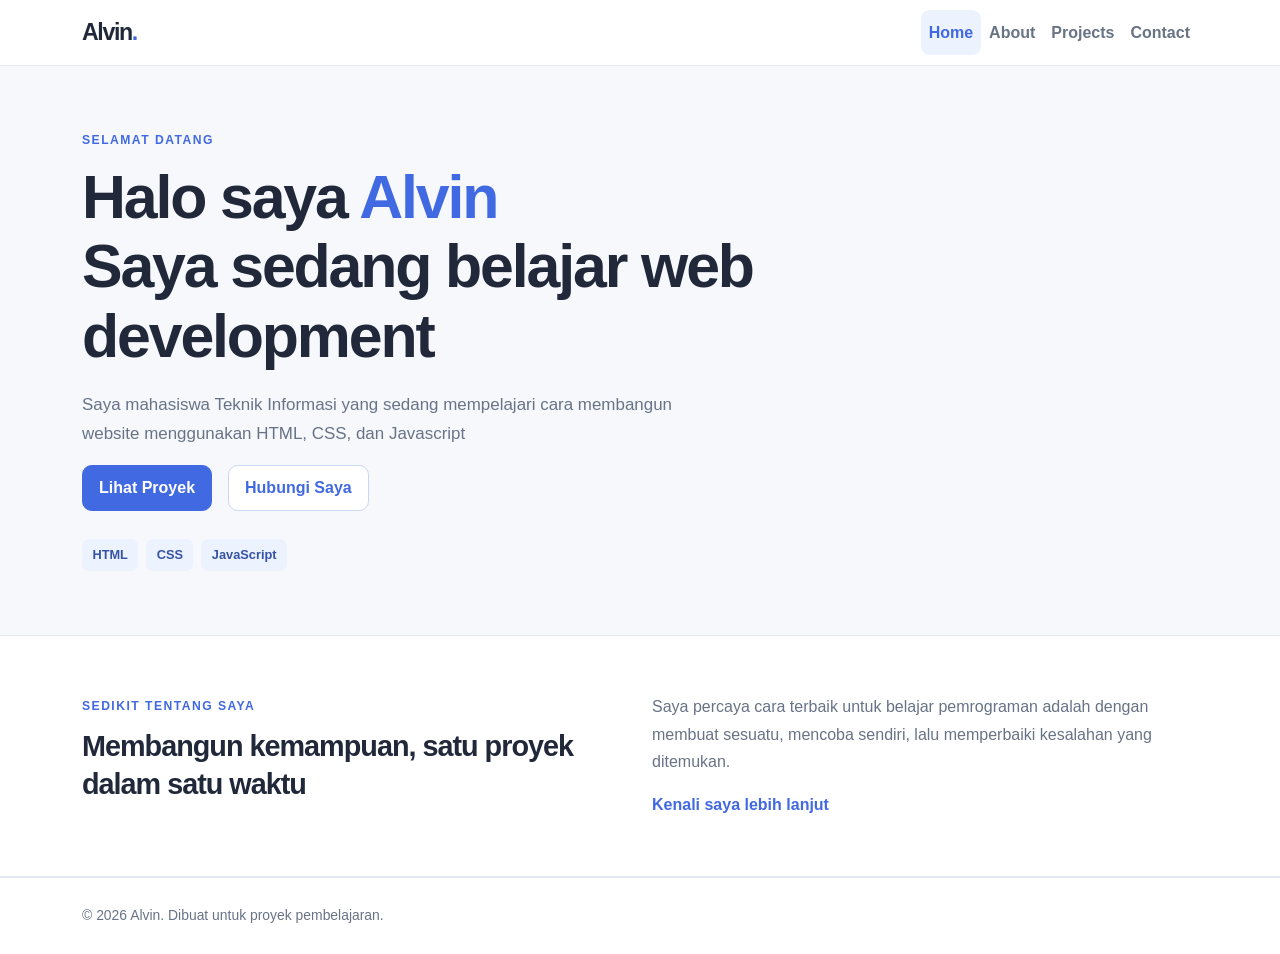
<file: index.html>
<!DOCTYPE html>
<html lang="id">
    <head>
        <meta charset="UTF-8">
        <meta name="viewport" content="width=device-width, initial-scale=1.0">
        <meta name="description" content="Portofolio pribadi yang berisi profil, keterampilan, proyek, dan informasi kontak.">
        <title>Home | Portofolio Alvin</title>
        <!-- link dibawah ini buat desain dari bootstrapnya, ada di setiap .html -->
        <link href="https://cdn.jsdelivr.net/npm/bootstrap@5.3.3/dist/css/bootstrap.min.css" rel="stylesheet">
  <link rel="stylesheet" href="css/style.css">
    </head>

<!-- buat "home" nya dalem index -->
 <body>
    <header class="site-header">
    <nav class="navbar navbar-expand-lg bg-white">
      <div class="container">
        <a class="navbar-brand brand" href="index.html">Alvin<span>.</span></a>
        <button class="navbar-toggler" type="button" data-bs-toggle="collapse" data-bs-target="#mainNavbar" aria-controls="mainNavbar" aria-expanded="false" aria-label="Buka menu navigasi">
          <span class="navbar-toggler-icon"></span>
        </button>
        <!-- dari sini -->
        <div class="collapse navbar-collapse" id="mainNavbar">
          <ul class="navbar-nav ms-auto mb-2 mb-lg-0">
            <li class="nav-item"><a class="nav-link active" aria-current="page" href="index.html">Home</a></li>
            <li class="nav-item"><a class="nav-link "  href="about.html">About</a></li>
            <li class="nav-item"><a class="nav-link "  href="projects.html">Projects</a></li>
            <li class="nav-item"><a class="nav-link "  href="contact.html">Contact</a></li>
          </ul>
        </div>
      </div>
      <!-- sampe sini buat nyambungin setiap laman biar saat di klik dapat pindah ke laman yang dituju ada di semua .html -->
    </nav>
  </header>

    <main>
        <section class="hero container">
            <div class="hero-copy">
                <p class="eyebrow">SELAMAT DATANG</p>
                <h1>Halo saya <span class ="accent-text">Alvin</span><br>Saya sedang belajar web development</h1>
                <p class="hero-description">Saya mahasiswa Teknik Informasi yang sedang mempelajari cara membangun website menggunakan HTML, CSS, dan Javascript</p>
                <!-- dari sini -->
                <div class="button-group d-flex flex-wrap gap-3">
                    <a class="btn btn-primary button-primary" href="projects.html">Lihat Proyek</a>
                    <a class="btn btn-outline-primary button-secondary" href="contact.html">Hubungi Saya</a>
                </div>
                <!-- sampe sini itu buat biar waktu di klik pindah laman ke projek/kontak sesuai source -->
                <div class="skill-summary d-flex flex-wrap gap-2">
                    <span class="skill-chip">HTML</span>
                    <span class="skill-chip">CSS</span>
                    <span class="skill-chip">JavaScript</span>
                </div>
            </div>
            
        </section>

        
        <section class="section section-muted">
            <div class="container">
                <div class="row align-items-center g-4 split-section">
                    <div class="col-lg-6">
                        <p class="eyebrow">SEDIKIT TENTANG SAYA</p>
                        <h2>Membangun kemampuan, satu proyek dalam satu waktu</h2>
                    </div>
                    <div class="col-lg-6">
                        <p class="muted-text"> Saya percaya cara terbaik untuk belajar pemrograman adalah dengan membuat sesuatu, mencoba sendiri, lalu memperbaiki kesalahan yang ditemukan.
                        </p>
                        <a class="text-link" href="about.html">
                            Kenali saya lebih lanjut
                        </a>
                    </div>
                </div>
            </div>
        </section>

        </section>
    </main>

    <footer class="site-footer">
        <div class="container footer-content d-flex flex-column flex-sm-row justify-content-between align-items-sm-center gap-2">
            <p>© <span class="current-year">2026</span> Alvin. Dibuat untuk proyek pembelajaran.</p>
        </div>
    </footer>
    <script src="js/script.js"></script>
  <script src="https://cdn.jsdelivr.net/npm/bootstrap@5.3.3/dist/js/bootstrap.bundle.min.js"></script>
</body>
</html>
</html>
</file>
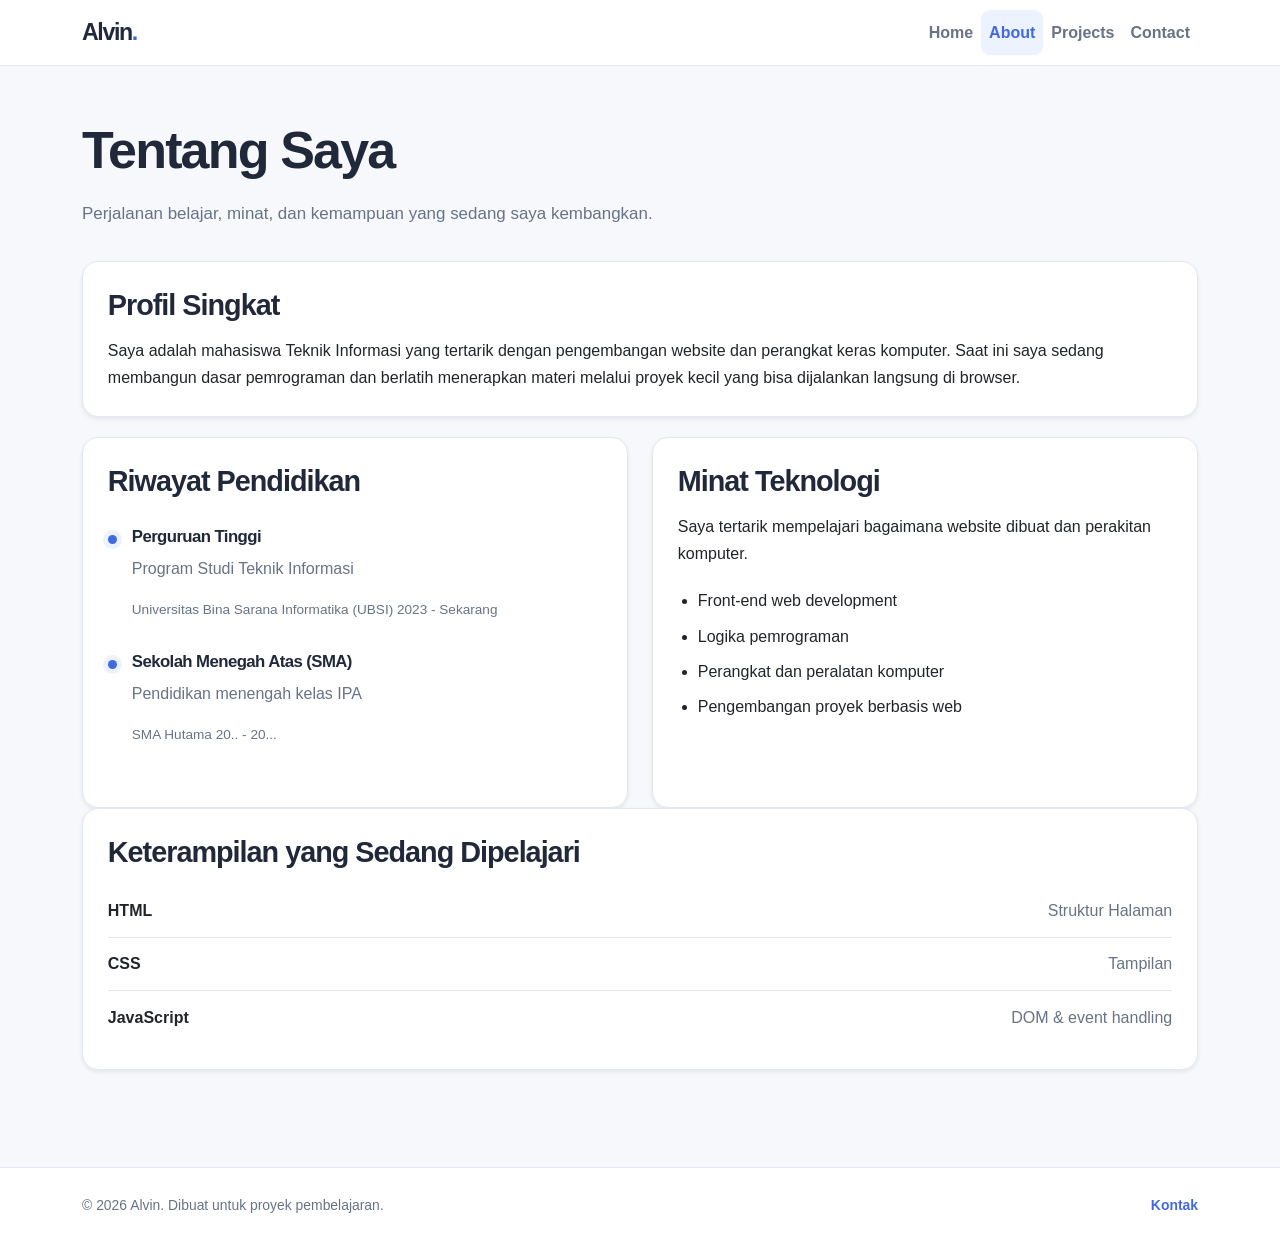
<file: about.html>
<!DOCTYPE html>
<html lang="id">
<head>
  <meta charset="UTF-8">
  <meta name="viewport" content="width=device-width, initial-scale=1.0">
  <meta name="description" content="Profil, pendidikan, minat teknologi, dan keterampilan Alvin.">
  <title>About | Portofolio Alvin</title>
  <link href="https://cdn.jsdelivr.net/npm/bootstrap@5.3.3/dist/css/bootstrap.min.css" rel="stylesheet">
  <link rel="stylesheet" href="css/style.css">
</head>
<body>
    <!-- Halaman about -->
     <header class="site-header">
    <nav class="navbar navbar-expand-lg bg-white">
      <div class="container">
        <a class="navbar-brand brand" href="index.html">Alvin<span>.</span></a>
        <button class="navbar-toggler" type="button" data-bs-toggle="collapse" data-bs-target="#mainNavbar" aria-controls="mainNavbar" aria-expanded="false" aria-label="Buka menu navigasi">
          <span class="navbar-toggler-icon"></span>
        </button>
        <div class="collapse navbar-collapse" id="mainNavbar">
          <ul class="navbar-nav ms-auto mb-2 mb-lg-0">
            <li class="nav-item"><a class="nav-link "  href="index.html">Home</a></li>
            <li class="nav-item"><a class="nav-link active" aria-current="page" href="about.html">About</a></li>
            <li class="nav-item"><a class="nav-link "  href="projects.html">Projects</a></li>
            <li class="nav-item"><a class="nav-link "  href="contact.html">Contact</a></li>
          </ul>
        </div>
      </div>
    </nav>
  </header>

     <main class="container page-content">
        <section class="page-heading">
            <h1>Tentang Saya</h1>
            <p class="page-intro">Perjalanan belajar, minat, dan kemampuan yang sedang saya kembangkan.</p>
        </section>

        <section class="content-card about-intro card shadow-sm">
            <h2>Profil Singkat</h2>
            <p>Saya adalah mahasiswa Teknik Informasi yang tertarik dengan pengembangan website dan perangkat keras komputer.
            Saat ini saya sedang membangun dasar pemrograman dan berlatih menerapkan materi
            melalui proyek kecil yang bisa dijalankan langsung di browser.</p>
        </section>

        <div class="two-column-grid row g-4">
            <section class="col-md-6">
              <div class="content-card card shadow-sm h-100">
                <h2>Riwayat Pendidikan</h2>
                <div class="timeline-item">
                    <span class="timeline-dot"></span>
                    <div>
                        <h3>Perguruan Tinggi</h3>
                        <p class="muted-text">Program Studi Teknik Informasi</p>
                        <p class="small-text">Universitas Bina Sarana Informatika (UBSI) 2023 - Sekarang</p>
                    </div>
                </div>
                <div class="timeline-item">
                    <span class="timeline-dot"></span>
                    <div>
                        <h3>Sekolah Menegah Atas (SMA)</h3>
                        <p class="muted-text">Pendidikan menengah kelas IPA</p>
                        <p class="small-text">SMA Hutama 20.. - 20...</p>
                    </div>
                </div>
              </div>
            </section>

            <section class="col-md-6">
              <div class="content-card card shadow-sm h-100">
                <h2>Minat Teknologi</h2>
                <p>Saya tertarik mempelajari bagaimana website dibuat dan perakitan komputer.</p>
                <ul class="check-list">
                    <li>Front-end web development</li>
                    <li>Logika pemrograman</li>
                    <li>Perangkat dan peralatan komputer</li>
                    <li>Pengembangan proyek berbasis web</li>
                </ul>
              </div>
            </section>
        </div>

        <section class="content-card card shadow-sm">
            <h2>Keterampilan yang Sedang Dipelajari</h2>
            <div class="skill-list">
                <div class="skill-row"><span>HTML</span><span class="skill-level">Struktur Halaman</span></div>
                <div class="skill-row"><span>CSS</span><span class="skill-level">Tampilan</span></div>
                <div class="skill-row"><span>JavaScript</span><span class="skill-level">DOM & event handling</span></div>
            </div>
        </section>
     </main>

     <footer class="site-footer">
        <div class="container footer-content d-flex flex-column flex-sm-row justify-content-between align-items-sm-center gap-2">
            <p>© <span class="current-year">2026</span> Alvin. Dibuat untuk proyek pembelajaran.</p>
            <a href="contact.html">Kontak</a>
        </div>
     </footer>
     <script src="js/script.js"></script>
  <script src="https://cdn.jsdelivr.net/npm/bootstrap@5.3.3/dist/js/bootstrap.bundle.min.js"></script>
</body>
</html>
</file>
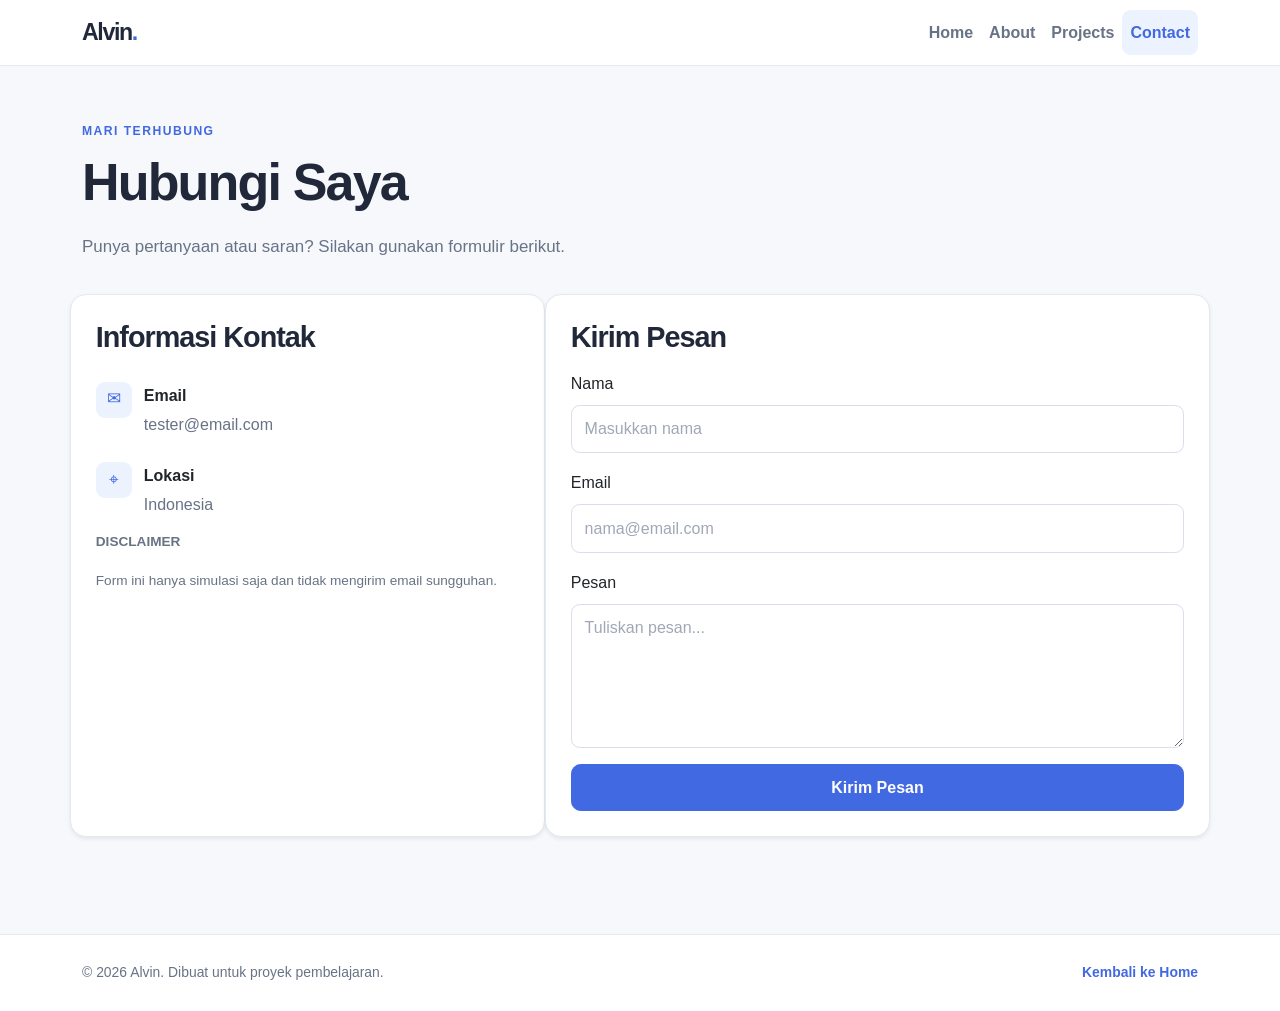
<file: contact.html>
<!DOCTYPE html>
<html lang="id">
<head>
  <meta charset="UTF-8">
  <meta name="viewport" content="width=device-width, initial-scale=1.0">
  <meta name="description" content="Hubungi Alvin melalui formulir kontak portofolio.">
  <title>Contact | Portofolio Alvin</title>
  <link href="https://cdn.jsdelivr.net/npm/bootstrap@5.3.3/dist/css/bootstrap.min.css" rel="stylesheet">
  <link rel="stylesheet" href="css/style.css">
  <script src="js/contact.js" defer></script>
</head>
<body>
<!-- bikin contact ambil perintah dari contact.js -->
 <header class="site-header">
    <nav class="navbar navbar-expand-lg bg-white">
      <div class="container">
        <a class="navbar-brand brand" href="index.html">Alvin<span>.</span></a>
        <button class="navbar-toggler" type="button" data-bs-toggle="collapse" data-bs-target="#mainNavbar" aria-controls="mainNavbar" aria-expanded="false" aria-label="Buka menu navigasi">
          <span class="navbar-toggler-icon"></span>
        </button>
        <div class="collapse navbar-collapse" id="mainNavbar">
          <ul class="navbar-nav ms-auto mb-2 mb-lg-0">
            <li class="nav-item"><a class="nav-link "  href="index.html">Home</a></li>
            <li class="nav-item"><a class="nav-link "  href="about.html">About</a></li>
            <li class="nav-item"><a class="nav-link "  href="projects.html">Projects</a></li>
            <li class="nav-item"><a class="nav-link active" aria-current="page" href="contact.html">Contact</a></li>
          </ul>
        </div>
      </div>
    </nav>
  </header>

 <main class="container page-content">
  <section class="page-heading">
    <p class="eyebrow">MARI TERHUBUNG</p>
    <h1>Hubungi Saya</h1>
    <p class="page-intro">Punya pertanyaan atau saran? Silakan gunakan formulir berikut.</p>
  </section>

  <div class="contact-layout row g-4">
    <aside class="contact-info content-card card shadow-sm col-lg-5">
      <h2>Informasi Kontak</h2>
      <div class="contact-detail">
        <span class="detail-icon">✉</span>
        <div><strong>Email</strong><p>tester@email.com</p></div>
      </div>
      <div class="contact-detail">
        <span class="detail-icon">⌖</span>
        <div><strong>Lokasi</strong><p>Indonesia</p></div>
      </div>
      <p class="small-text"> <b>DISCLAIMER</b></p>
      <p class="small-text">Form ini hanya simulasi saja dan tidak mengirim email sungguhan.</p>
    </aside>

      <section class="content-card card shadow-sm col-lg-7">
        <h2>Kirim Pesan</h2>
        <form id="contact-form" novalidate>
          <div class="form-field mb-3">
            <label for="name" class="form-label">Nama</label>
            <input class="form-control" type="text" id="name" name="name" placeholder="Masukkan nama" autocomplete="name" aria-describedby="name-error">
            <small class="field-error" id="name-error"></small>
          </div>
          <div class="form-field mb-3">
            <label for="email" class="form-label">Email</label>
            <input class="form-control" type="email" id="email" name="email" placeholder="nama@email.com" autocomplete="email" aria-describedby="email-error">
            <small class="field-error" id="email-error"></small>
          </div>
          <div class="form-field mb-3">
            <label for="message" class="form-label">Pesan</label>
            <textarea class="form-control" id="message" name="message" rows="5" placeholder="Tuliskan pesan..." aria-describedby="message-error"></textarea>
            <small class="field-error" id="message-error"></small>
          </div>
          <div id="form-notification" class="form-notification" role="status" aria-live="polite" hidden></div>
          <button class="btn btn-primary w-100 button-full" type="submit">Kirim Pesan</button>
        </form>
      </section>
  </div>
 </main>

  <footer class="site-footer">
    <div class="container footer-content d-flex flex-column flex-sm-row justify-content-between align-items-sm-center gap-2">
      <p>© <span class="current-year">2026</span> Alvin. Dibuat untuk proyek pembelajaran.</p>
      <a href="index.html">Kembali ke Home</a>
    </div>
  </footer>
  <script src="js/script.js"></script> 
  <script src="https://cdn.jsdelivr.net/npm/bootstrap@5.3.3/dist/js/bootstrap.bundle.min.js"></script>
</body>
</html>
</file>
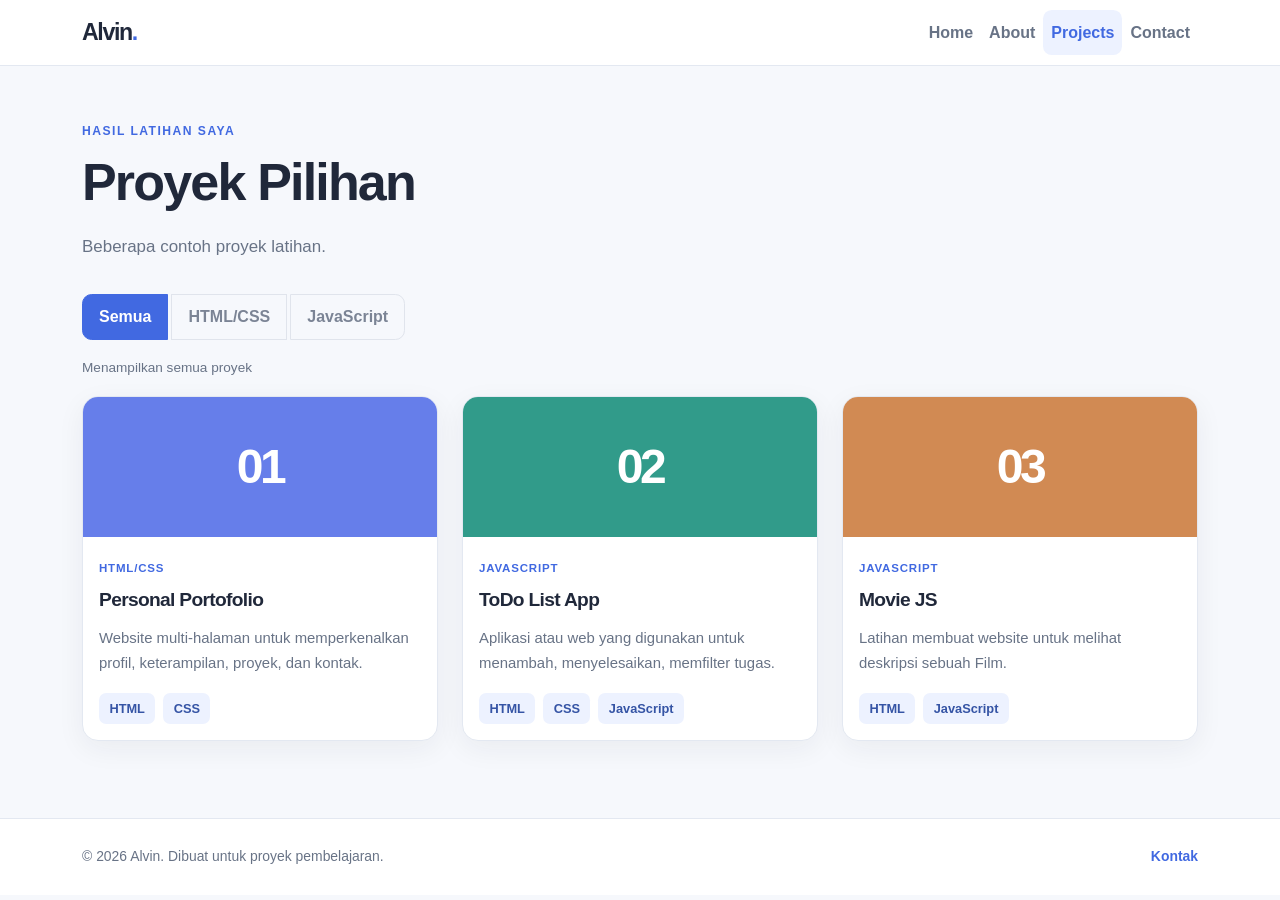
<file: projects.html>
<!DOCTYPE html>
<html lang="id">
<head>
  <meta charset="UTF-8">
  <meta name="viewport" content="width=device-width, initial-scale=1.0">
  <meta name="description" content="Kumpulan proyek pembelajaran web Alvin.">
  <title>Projects | Portofolio Alvin</title>
  <link href="https://cdn.jsdelivr.net/npm/bootstrap@5.3.3/dist/css/bootstrap.min.css" rel="stylesheet">
  <link rel="stylesheet" href="css/style.css">
  <script src="js/projects.js" defer></script>
</head>
<body>
  <!-- Daftar projek ambil perintah dari projects.js -->
   <header class="site-header">
    <nav class="navbar navbar-expand-lg bg-white">
      <div class="container">
        <a class="navbar-brand brand" href="index.html">Alvin<span>.</span></a>
        <button class="navbar-toggler" type="button" data-bs-toggle="collapse" data-bs-target="#mainNavbar" aria-controls="mainNavbar" aria-expanded="false" aria-label="Buka menu navigasi">
          <span class="navbar-toggler-icon"></span>
        </button>
        <div class="collapse navbar-collapse" id="mainNavbar">
          <ul class="navbar-nav ms-auto mb-2 mb-lg-0">
            <li class="nav-item"><a class="nav-link "  href="index.html">Home</a></li>
            <li class="nav-item"><a class="nav-link "  href="about.html">About</a></li>
            <li class="nav-item"><a class="nav-link active" aria-current="page" href="projects.html">Projects</a></li>
            <li class="nav-item"><a class="nav-link "  href="contact.html">Contact</a></li>
          </ul>
        </div>
      </div>
    </nav>
  </header>

   <main class="container page-content">
    <section class="page-heading">
      <p class="eyebrow">HASIL LATIHAN SAYA</p>
      <h1>Proyek Pilihan</h1>
      <p class="page-intro">Beberapa contoh proyek latihan.</p>
    </section>

    <section aria-label="Filter kategori proyek">
      <div class="filter-bar btn-group flex-wrap" role="group" aria-label="Pilih kategori proyek">
        <button class="btn btn-outline-primary filter-button active" type="button" data-filter="all" aria-pressed="true">Semua</button>
        <button class="btn btn-outline-primary filter-button" type="button" data-filter="html-css" aria-pressed="false">HTML/CSS</button>
        <button class="btn btn-outline-primary filter-button" type="button" data-filter="javascript" aria-pressed="false">JavaScript</button>
      </div>
      <p id="filter-status" class="small-text" aria-live="polite">Menampilkan semua proyek</p>
    </section>

    <section class="project-grid row g-4" id="project-list" aria-label="Daftar Proyek">
      <article class="col-md-6 col-lg-4"><div class="project-card card h-100" data-category="html-css">
        <div class="project-visual project-visual-one"><span>01</span></div>
        <div class="project-card-content card-body">
          <span class="category-label">HTML/CSS</span>
          <h2>Personal Portofolio</h2>
          <p>Website multi-halaman untuk memperkenalkan profil, keterampilan, proyek, dan kontak.</p>
          <div class="tag-list d-flex flex-wrap gap-2"><span>HTML</span><span>CSS</span></div>
        </div>
      </div></article>

      <article class="col-md-6 col-lg-4"><div class="project-card card h-100" data-category="javascript">
        <div class="project-visual project-visual-two"><span>02</span></div>
        <div class="project-card-content card-body">
          <span class="category-label">JavaScript</span>
          <h2>ToDo List App</h2>
          <p>Aplikasi atau web yang digunakan untuk menambah, menyelesaikan, memfilter tugas.</p>
          <div class="tag-list d-flex flex-wrap gap-2"><span>HTML</span><span>CSS</span><span>JavaScript</span></div>
        </div>
      </div></article>

      <article class="col-md-6 col-lg-4"><div class="project-card card h-100" data-category="javascript">
        <div class="project-visual project-visual-three"><span>03</span></div>
        <div class="project-card-content card-body">
          <span class="category-label">JavaScript</span>
          <h2>Movie JS</h2>
          <p>Latihan membuat website untuk melihat deskripsi sebuah Film.</p>
          <div class="tag-list d-flex flex-wrap gap-2"><span>HTML</span><span>JavaScript</span></div>
        </div>
      </div></article>
    </section>
   </main>

   <footer class="site-footer">
    <div class="container footer-content d-flex flex-column flex-sm-row justify-content-between align-items-sm-center gap-2">
      <p>© <span class="current-year">2026</span> Alvin. Dibuat untuk proyek pembelajaran.</p>
      <a href="contact.html">Kontak</a>
    </div>
   </footer>
   <script src="js/script.js"></script>
  <script src="https://cdn.jsdelivr.net/npm/bootstrap@5.3.3/dist/js/bootstrap.bundle.min.js"></script>
</body>
</html>
</file>
<file: css/style.css>
/* . CSS nya cuman buat warna + detail desain. buat grid, navbar, dll make bootstrap */
:root {
  --portfolio-primary: #4169e1;
  --portfolio-text: #20283a;
  --portfolio-muted: #687386;
  --portfolio-bg: #f6f8fc;
  --portfolio-border: #e3e8f1;
  --portfolio-soft: #edf2ff;
}
html { scroll-behavior: smooth; }
body { background: var(--portfolio-bg); color: var(--portfolio-text); font-family: Arial, Helvetica, sans-serif; line-height: 1.7; }
a { text-decoration: none; }
.site-header { position: sticky; top: 0; z-index: 1020; background: #fff; border-bottom: 1px solid var(--portfolio-border); }
.brand { color: var(--portfolio-text); font-size: 1.45rem; font-weight: 800; letter-spacing: -0.06em; }
.brand span { color: var(--portfolio-primary); }
.navbar-nav .nav-link { padding: .55rem .9rem; color: var(--portfolio-muted); border-radius: .55rem; font-weight: 700; }
.navbar-nav .nav-link:hover, .navbar-nav .nav-link.active { color: var(--portfolio-primary); background: var(--portfolio-soft); }
.hero { min-height: 430px; display: flex; align-items: center; padding-top: 4rem; padding-bottom: 4rem; }
.hero-copy  { width:100%; max-width: 760px; }
.eyebrow { margin-bottom: .75rem; color: var(--portfolio-primary); font-size: .76rem; font-weight: 800; letter-spacing: .12em; }
h1, h2, h3 { color: var(--portfolio-text); font-weight: 750; letter-spacing: -.035em; }
h1 { max-width: 760px; margin-bottom: 1.25rem; font-size: clamp(2.35rem, 5vw, 3.8rem); line-height: 1.14; }
h2 { margin-bottom: .8rem; font-size: clamp(1.35rem, 2.4vw, 1.8rem); line-height: 1.3; }
h3 { font-size: 1.05rem; }
.accent-text { color: var(--portfolio-primary); }
.hero-description, .page-intro, .muted-text { color: var(--portfolio-muted); }
.hero-description, .page-intro { max-width: 650px; font-size: 1.06rem; }
.btn { border-radius: .6rem; font-weight: 700; padding: .65rem 1rem; }
.btn-primary { --bs-btn-bg: var(--portfolio-primary); --bs-btn-border-color: var(--portfolio-primary); --bs-btn-hover-bg: #3154c5; --bs-btn-hover-border-color: #3154c5; }
.btn-outline-primary { --bs-btn-color: var(--portfolio-primary); --bs-btn-border-color: #cbd6f5; --bs-btn-hover-bg: var(--portfolio-primary); --bs-btn-hover-border-color: var(--portfolio-primary); }
.button-secondary { background: #fff; }
.skill-summary { margin-top: 1.75rem; }
.skill-chip, .tag-list span { display: inline-block; padding: .3rem .65rem; color: #3554a5; background: var(--portfolio-soft); border-radius: .45rem; font-size: .8rem; font-weight: 700; }
.section { padding-top: 3.6rem; padding-bottom: 3.6rem; }
.section-muted { background: #fff; border-top: 1px solid var(--portfolio-border); border-bottom: 1px solid var(--portfolio-border); }
.split-section > div { min-width: 0; }
.text-link, .site-footer a { color: var(--portfolio-primary); font-weight: 700; }
.text-link:hover, .site-footer a:hover { text-decoration: underline; text-underline-offset: 4px; }
.page-content { min-height: calc(100vh - 150px); padding-top: 3.4rem; padding-bottom: 4.8rem; }
.page-heading { margin-bottom: 2rem; }
.page-heading h1 { font-size: clamp(2.25rem, 4.5vw, 3.25rem); }
.content-card { margin-bottom: 1.25rem; padding: 1.55rem; background: #fff; border: 1px solid var(--portfolio-border); border-radius: 1rem; }
.content-card > :last-child { margin-bottom: 0; }
.about-intro { margin-bottom: 1.25rem; }
.timeline-item { display: grid; grid-template-columns: 12px 1fr; gap: 12px; padding-top: 14px; }
.timeline-dot { width: 9px; height: 9px; margin-top: 8px; border-radius: 50%; background: var(--portfolio-primary); box-shadow: 0 0 0 5px var(--portfolio-soft); }
.small-text { color: var(--portfolio-muted); font-size: .85rem; }
.check-list { padding-left: 1.25rem; margin-bottom: 0; }
.check-list li { padding-block: .25rem; }
.skill-row { display: flex; justify-content: space-between; gap: 1rem; padding: .8rem 0; border-bottom: 1px solid var(--portfolio-border); }
.skill-row:last-child { border-bottom: 0; }
.skill-row > span:first-child { font-weight: 700; }
.skill-level { color: var(--portfolio-muted); text-align: right; }
.filter-bar { margin-bottom: .7rem; }
.filter-button { margin-right: .25rem; margin-bottom: .25rem; --bs-btn-color: #7b8495; --bs-btn-border-color: #e0e4ec; --bs-btn-hover-color: #5e687a; --bs-btn-hover-bg: #eef1f6; --bs-btn-hover-border-color: #d7dce6; }
.filter-button.active { color: #fff; background: var(--portfolio-primary); border-color: var(--portfolio-primary); }
#project-list > article[hidden] { display: none !important; }
#filter-status { margin-bottom: 1.1rem; }
.project-card { overflow: hidden; background: #fff; border: 1px solid var(--portfolio-border); border-radius: 1rem; box-shadow: 0 .5rem 1.75rem rgba(32, 40, 58, .06); transition: transform .18s ease, box-shadow .18s ease; }
.project-card:hover { transform: translateY(-3px); box-shadow: 0 .9rem 2rem rgba(32, 40, 58, .1); }
.project-card[hidden] { display: none !important; }
.project-visual { display: grid; place-items: center; min-height: 140px; color: #fff; font-size: 3rem; font-weight: 800; letter-spacing: -.07em; }
/* warna project */
.project-visual-one { background: #667eea; }
.project-visual-two { background: #319b8a; }
.project-visual-three { background: #d18a53; }
.project-card-content h2 { margin-top: .5rem; font-size: 1.2rem; }
.project-card-content p { color: var(--portfolio-muted); font-size: .93rem; }
.category-label { color: var(--portfolio-primary); font-size: .72rem; font-weight: 800; letter-spacing: .07em; text-transform: uppercase; }
.contact-detail { display: flex; align-items: flex-start; gap: 12px; padding-block: 12px; }
.detail-icon { display: grid; place-items: center; width: 36px; height: 36px; flex-shrink: 0; color: var(--portfolio-primary); background: var(--portfolio-soft); border-radius: 9px; font-size: 1.05rem; }
.contact-detail p { margin: 2px 0 0; color: var(--portfolio-muted); overflow-wrap: anywhere; }
.form-control { border-color: #d8deea; border-radius: .55rem; padding: .7rem .8rem; }
.form-control::placeholder { color: #a0a8b6; opacity: 1; }
.form-control:focus { border-color: #8ca6f2; box-shadow: 0 0 0 .2rem rgba(65, 105, 225, .15); }
.field-error { display: block; margin-top: 5px; color: #b42318; font-size: .82rem; }
.form-notification { margin-bottom: 15px; padding: 11px 13px; border-radius: 9px; font-size: .92rem; }
.form-notification.error { color: #b42318; background: #fff0ef; border: 1px solid #ffd1cd; }
.form-notification.success { color: #18794e; background: #eaf8f0; border: 1px solid #b9e7ce; }
.site-footer { background: #fff; border-top: 1px solid var(--portfolio-border); }
.footer-content { min-height: 76px; padding-top: 1rem; padding-bottom: 1rem; color: var(--portfolio-muted); font-size: .87rem; }
.footer-content p { margin: 0; }
@media (max-width: 767.98px) {
  .hero { min-height: auto; padding-top: 3.5rem; padding-bottom: 3.5rem; }
  .section { padding-top: 2.7rem; padding-bottom: 2.7rem; }
  .page-content { padding-top: 2.5rem; padding-bottom: 3.5rem; }
  .content-card { padding: 1.25rem; }
  .skill-row { align-items: flex-start; flex-direction: column; gap: .15rem; }
  .skill-level { text-align: left; }
}
</file>
